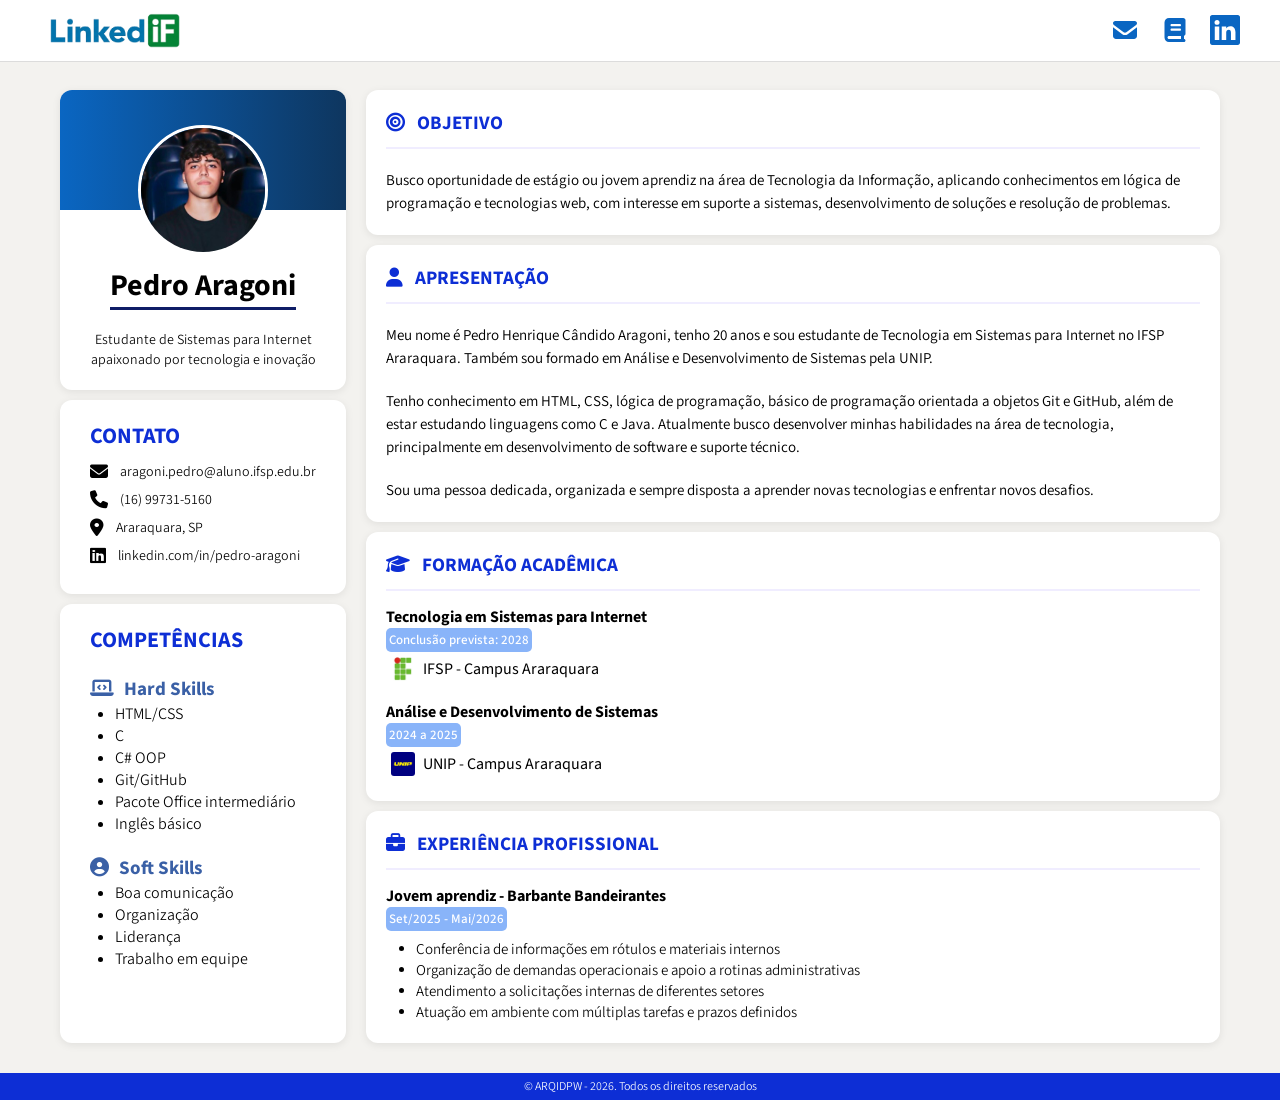
<file: index.html>
<!DOCTYPE html>
<html lang="pt-BR">
    <head>
        <meta charset="utf-8">
        <title>LinkedIF - Home</title>
        <link rel="shortcut icon" href="./img/linkedif_fav.png" type="image/x-icon">
        <link rel="stylesheet" href="./css/style.css">
        <link rel="preconnect" href="https://fonts.googleapis.com">
        <link rel="preconnect" href="https://fonts.gstatic.com" crossorigin>
        <link href="https://fonts.googleapis.com/css2?family=Source+Sans+3:ital,wght@0,200..900;1,200..900&display=swap" rel="stylesheet">
        <link rel="stylesheet" href="https://cdnjs.cloudflare.com/ajax/libs/font-awesome/6.7.2/css/all.min.css">
        
    </head>

    <body class="source-sans-3-linkedif">
        
        <div id="header-container">
            <!-- Cabeçalho principal da página -->
            <header id="page-header">
                <a href="./index.html"><img src="./img/linkedif_logo.png" alt=""></a>
                <!-- menu principal da página-->
                <nav>
                    <ul>
                        <li>
                            <a href="./html/contato.html">
                                <svg xmlns="http://www.w3.org/2000/svg" viewBox="0 0 640 640">
                                    <path fill="currentColor" d="M112 128C85.5 128 64 149.5 64 176C64 191.1 71.1 205.3 83.2 214.4L291.2 370.4C308.3 383.2 331.7 383.2 348.8 370.4L556.8 214.4C568.9 205.3 576 191.1 576 176C576 149.5 554.5 128 528 128L112 128zM64 260L64 448C64 483.3 92.7 512 128 512L512 512C547.3 512 576 483.3 576 448L576 260L377.6 408.8C343.5 434.4 296.5 434.4 262.4 408.8L64 260z"/>
                                </svg>
                            </a>
                        </li>
                        <li>
                            <a href="./html/componentes.html">
                                <svg xmlns="http://www.w3.org/2000/svg" viewBox="0 0 640 640">
                                    <path fill="currentColor" d="M480 576L192 576C139 576 96 533 96 480L96 160C96 107 139 64 192 64L496 64C522.5 64 544 85.5 544 112L544 400C544 420.9 530.6 438.7 512 445.3L512 512C529.7 512 544 526.3 544 544C544 561.7 529.7 576 512 576L480 576zM192 448C174.3 448 160 462.3 160 480C160 497.7 174.3 512 192 512L448 512L448 448L192 448zM224 216C224 229.3 234.7 240 248 240L424 240C437.3 240 448 229.3 448 216C448 202.7 437.3 192 424 192L248 192C234.7 192 224 202.7 224 216zM248 288C234.7 288 224 298.7 224 312C224 325.3 234.7 336 248 336L424 336C437.3 336 448 325.3 448 312C448 298.7 437.3 288 424 288L248 288z"/>
                                </svg>
                            </a>
                        </li>

                        <li>
                            <a href="https://www.linkedin.com/in/pedro-aragoni/" target="_blank">
                                <svg xmlns="http://www.w3.org/2000/svg" fill="currentColor" class="bi bi-linkedin" viewBox="0 0 16 16">
                                    <path d="M0 1.146C0 .513.526 0 1.175 0h13.65C15.474 0 16 .513 16 1.146v13.708c0 .633-.526 1.146-1.175 1.146H1.175C.526 16 0 15.487 0 14.854zm4.943 12.248V6.169H2.542v7.225zm-1.2-8.212c.837 0 1.358-.554 1.358-1.248-.015-.709-.52-1.248-1.342-1.248S2.4 3.226 2.4 3.934c0 .694.521 1.248 1.327 1.248zm4.908 8.212V9.359c0-.216.016-.432.08-.586.173-.431.568-.878 1.232-.878.869 0 1.216.662 1.216 1.634v3.865h2.401V9.25c0-2.22-1.184-3.252-2.764-3.252-1.274 0-1.845.7-2.165 1.193v.025h-.016l.016-.025V6.169h-2.4c.03.678 0 7.225 0 7.225z"/>
                                </svg>
                            </a>
                        </li>
                    </ul>
                </nav>
            </header>
        </div>

        <!-- Conteúdo principal -->
        <main>

            <!-- Coluna Lateral-->
            <div id="lateral"> <!-- COMEÇO DA DIV LATERAL-->
                <header id="identificacao">
                    <div id="capa"></div>
                    <img src="./img/foto-perfil.jpg" alt="Foto do perfil" width="100px">
                    <h1>Pedro Aragoni</h1>
                    <p>Estudante de Sistemas para Internet apaixonado por tecnologia e inovação</p>
                </header>
                <section id="contato" class="cards-lateral">
                    <h2>CONTATO</h2>
                    <ul>
                        <li>
                            <i class="fa-solid fa-envelope"></i>
                            aragoni.pedro@aluno.ifsp.edu.br
                        </li>
                        <li>
                            <i class="fa-solid fa-phone"></i>
                            (16) 99731-5160
                        </li>
                        <li>
                            <i class="fa-solid fa-location-dot"></i>
                            Araraquara, SP
                        </li>
                        <li>
                            <i class="fa-brands fa-linkedin"></i>
                            linkedin.com/in/pedro-aragoni
                        </li>
                    </ul>
                </section>
                <section id="competencias" class="cards-lateral">
                    <header>
                        <h2>COMPETÊNCIAS</h2>
                    </header>
                    
                        <div class="skills"><i class="fa-solid fa-laptop-code"></i>Hard Skills</div>
                            <ul>
                                <li>HTML/CSS</li>
                                <li>C</li>
                                <li>C# OOP</li>
                                <li>Git/GitHub</li>
                                <li>Pacote Office intermediário</li>
                                <li>Inglês básico</li>
                            </ul>

                        <div class="skills"><i class="fa-solid fa-circle-user"></i>Soft Skills</div>
                            <ul>
                                <li>Boa comunicação</li>
                                <li>Organização</li>
                                <li>Liderança</li>
                                <li>Trabalho em equipe</li>
                            </ul>
                        
                </section>
            </div> <!-- FIM DA DIV LATERAL-->

            <div id="principal"> <!-- COMEÇO DA DIV PRINCIPAL-->
                <section id="objetivo" class="cards-principal">
                    <header>
                        <h2><i class="fa-solid fa-bullseye"></i>OBJETIVO</h2>
                    </header>
                    <p>Busco oportunidade de estágio ou jovem aprendiz na área de Tecnologia da Informação, aplicando conhecimentos em lógica de programação e tecnologias web, com interesse em suporte a sistemas, desenvolvimento de soluções e resolução de problemas.</p>
                </section>
                
                <section id="apresentacao" class="cards-principal">
                    <header>
                        <h2><i class="fa-solid fa-user"></i>APRESENTAÇÃO</h2>
                    </header>
                    <p>
                        Meu nome é Pedro Henrique Cândido Aragoni, tenho 20 anos e sou estudante de Tecnologia em Sistemas para Internet no IFSP Araraquara. Também sou formado
                        em Análise e Desenvolvimento de Sistemas pela UNIP.
                    </p>
                    <p>
                        Tenho conhecimento em HTML, CSS, lógica de programação, básico de programação orientada a objetos Git e GitHub, além de estar estudando linguagens como C e Java. Atualmente busco desenvolver
                        minhas habilidades na área de tecnologia, principalmente em desenvolvimento
                        de software e suporte técnico.
                    </p>
                    <p>
                        Sou uma pessoa dedicada, organizada e sempre disposta a aprender novas tecnologias e enfrentar novos desafios.
                    </p>
                </section>
                
                <section id="formacao" class="cards-principal">
                    <header>
                        <h2><i class="fa-solid fa-graduation-cap"></i>FORMAÇÃO ACADÊMICA</h2>
                    </header>
                
                    <dl>
                        <dt>Tecnologia em Sistemas para Internet</dt>
                        <dd class="conclusao">Conclusão prevista: 2028</dd>
                        <dd class="instituicao"><img src="./img/icon-ifsp.png" alt="">IFSP - Campus Araraquara</dd>

                        <dt>Análise e Desenvolvimento de Sistemas</dt>
                        <dd class="conclusao">2024 a 2025</dd>
                        <dd class="instituicao"><img src="./img/icon-unip.png" alt="">UNIP - Campus Araraquara</dd>
                    </dl>
                </section>
                
                <section id="experiencia" class="cards-principal">
                    <header>
                        <h2><i class="fa-solid fa-briefcase"></i>EXPERIÊNCIA PROFISSIONAL</h2>
                    </header>
                
                    <dl>
                        <dt>Jovem aprendiz - Barbante Bandeirantes</dt>
                        <dd>Set/2025 - Mai/2026</dd>
                            <ul>
                                <li>
                                    Conferência de informações em rótulos e materiais internos
                                </li>
                                <li>
                                    Organização de demandas operacionais e apoio a rotinas administrativas
                                </li>
                                <li>
                                    Atendimento a solicitações internas de diferentes setores
                                </li>
                                <li>
                                    Atuação em ambiente com múltiplas tarefas e prazos definidos
                                </li>
                            </ul>
                    </dl>
                </section>
            </div> <!-- FIM DA DIV PRINCIPAL-->
        </main>


        <footer>
            <p>&copy; ARQIDPW - 2026. Todos os direitos reservados</p>
        </footer>
    </body>

</html>
</file>
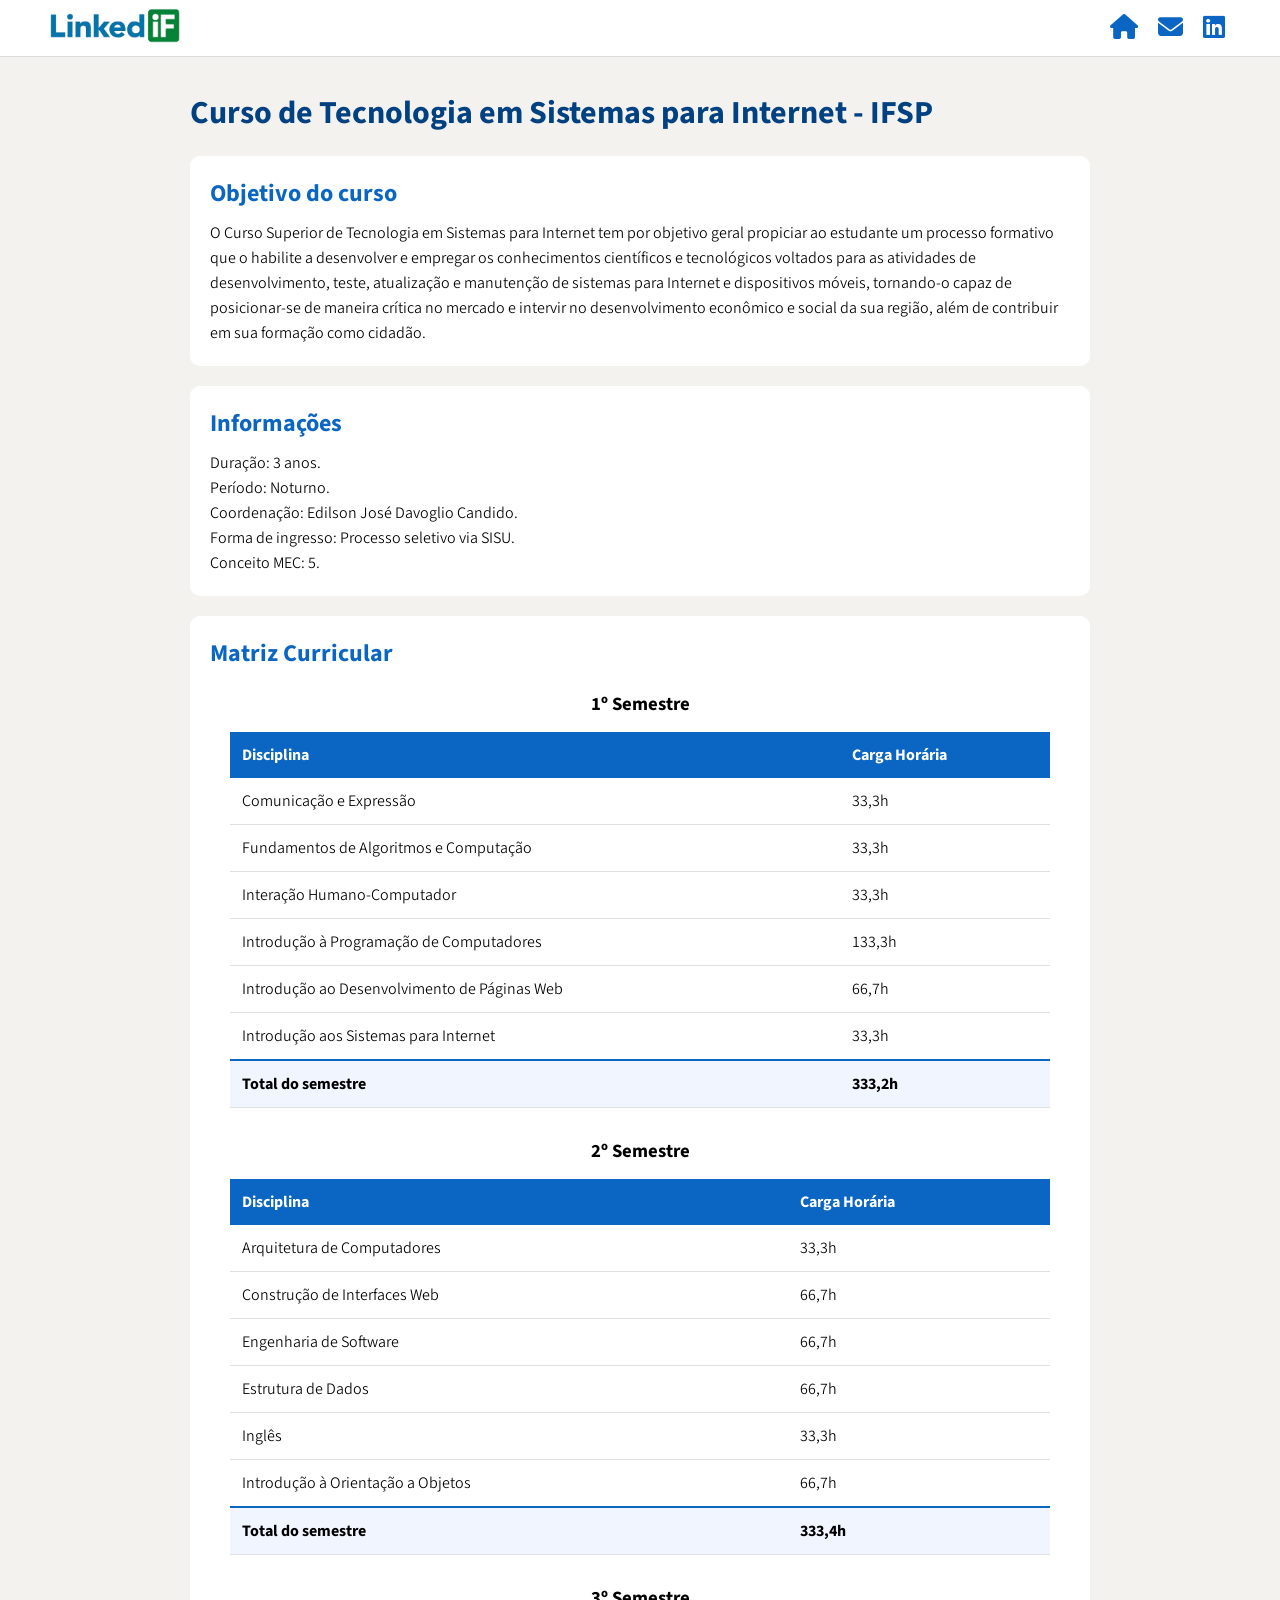
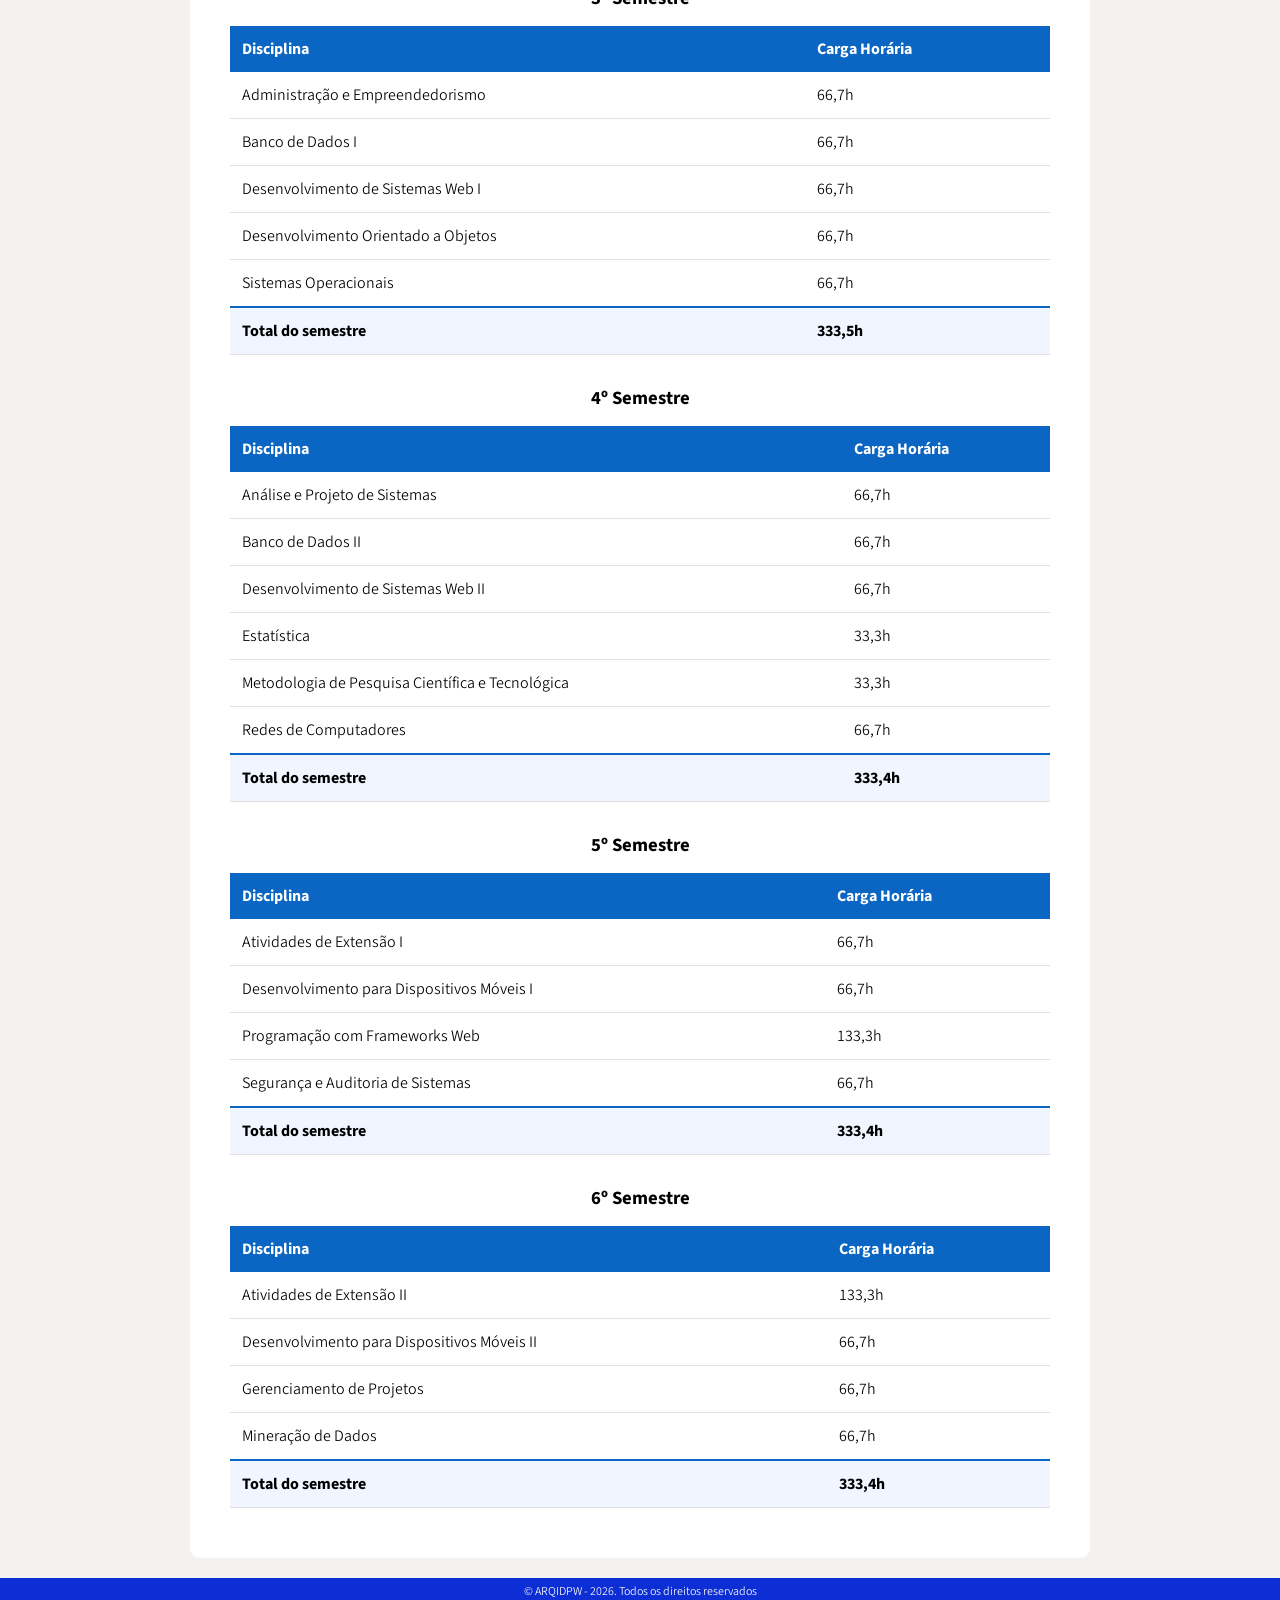
<file: html/componentes.html>
<!DOCTYPE html>
<html lang="pt-BR">
<head>
    <meta charset="utf-8">

    <title>LinkedIF - Componentes Curriculares</title>

    <!-- Ícone da aba do navegador -->
    <link rel="shortcut icon" href="../img/linkedif_fav.png" type="image/x-icon">

    <!-- Arquivos CSS -->
    <link rel="stylesheet" href="../css/componentes.css">
    <link rel="stylesheet" href="../css/style.css">

    <!-- Fonte utilizada no projeto -->
    <link rel="preconnect" href="https://fonts.googleapis.com">
    <link rel="preconnect" href="https://fonts.gstatic.com" crossorigin>
    <link href="https://fonts.googleapis.com/css2?family=Source+Sans+3:ital,wght@0,200..900;1,200..900&display=swap" rel="stylesheet">

    <!-- Biblioteca de ícones -->
    <link rel="stylesheet" href="https://cdnjs.cloudflare.com/ajax/libs/font-awesome/6.7.2/css/all.min.css">
</head>

<body class="source-sans-3-linkedif">

    <!-- Cabeçalho da página -->
    <div id="header-container">
        <header id="page-header">

            <!-- Logo com link para a página inicial -->
            <a href="../index.html">
                <img src="../img/linkedif_logo.png" alt="Logo LinkedIF">
            </a>

            <!-- Menu de navegação -->
            <nav>
                <ul>
                    <li>
                        <a href="../index.html" title="Início">
                            <i class="fa-solid fa-house"></i>
                        </a>
                    </li>

                    <li>
                        <a href="./contato.html" title="Contato">
                            <i class="fa-solid fa-envelope"></i>
                        </a>
                    </li>

                    <li>
                        <a href="https://www.linkedin.com/in/pedro-aragoni/" target="_blank" title="LinkedIn">
                            <i class="fa-brands fa-linkedin"></i>
                        </a>
                    </li>
                </ul>
            </nav>

        </header>
    </div>

    <!-- Conteúdo principal -->
    <main>

        <h1>Curso de Tecnologia em Sistemas para Internet - IFSP</h1>

        <!-- Informações gerais sobre o curso -->
        <section class="cards">
            <h2>Objetivo do curso</h2>

            <p>
                O Curso Superior de Tecnologia em Sistemas para Internet tem por objetivo geral
                propiciar ao estudante um processo formativo que o habilite a desenvolver e empregar
                os conhecimentos científicos e tecnológicos voltados para as atividades de desenvolvimento,
                teste, atualização e manutenção de sistemas para Internet e dispositivos móveis,
                tornando-o capaz de posicionar-se de maneira crítica no mercado e intervir no
                desenvolvimento econômico e social da sua região, além de contribuir em sua formação
                como cidadão.
            </p>
        </section>

        <!-- Dados básicos do curso -->
        <section class="cards">
            <h2>Informações</h2>

            <p>Duração: 3 anos.</p>
            <p>Período: Noturno.</p>
            <p>Coordenação: Edilson José Davoglio Candido.</p>
            <p>Forma de ingresso: Processo seletivo via SISU.</p>
            <p>Conceito MEC: 5.</p>
        </section>

        <!-- Matriz curricular do curso -->
        <section class="cards">
            <h2>Matriz Curricular</h2>

            <!-- 1º Semestre -->
            <section class="tabelas">
                <h3>1º Semestre</h3>

                <table>
                    <thead>
                        <tr>
                            <th>Disciplina</th>
                            <th>Carga Horária</th>
                        </tr>
                    </thead>

                    <tbody>
                        <tr>
                            <td>Comunicação e Expressão</td>
                            <td>33,3h</td>
                        </tr>

                        <tr>
                            <td>Fundamentos de Algoritmos e Computação</td>
                            <td>33,3h</td>
                        </tr>

                        <tr>
                            <td>Interação Humano-Computador</td>
                            <td>33,3h</td>
                        </tr>

                        <tr>
                            <td>Introdução à Programação de Computadores</td>
                            <td>133,3h</td>
                        </tr>

                        <tr>
                            <td>Introdução ao Desenvolvimento de Páginas Web</td>
                            <td>66,7h</td>
                        </tr>

                        <tr>
                            <td>Introdução aos Sistemas para Internet</td>
                            <td>33,3h</td>
                        </tr>
                    </tbody>

                    <tfoot>
                        <tr>
                            <td>Total do semestre</td>
                            <td>333,2h</td>
                        </tr>
                    </tfoot>
                </table>
            </section>

            <!-- 2º Semestre -->
            <section class="tabelas">
                <h3>2º Semestre</h3>

                <table>
                    <thead>
                        <tr>
                            <th>Disciplina</th>
                            <th>Carga Horária</th>
                        </tr>
                    </thead>

                    <tbody>
                        <tr>
                            <td>Arquitetura de Computadores</td>
                            <td>33,3h</td>
                        </tr>

                        <tr>
                            <td>Construção de Interfaces Web</td>
                            <td>66,7h</td>
                        </tr>

                        <tr>
                            <td>Engenharia de Software</td>
                            <td>66,7h</td>
                        </tr>

                        <tr>
                            <td>Estrutura de Dados</td>
                            <td>66,7h</td>
                        </tr>

                        <tr>
                            <td>Inglês</td>
                            <td>33,3h</td>
                        </tr>

                        <tr>
                            <td>Introdução à Orientação a Objetos</td>
                            <td>66,7h</td>
                        </tr>
                    </tbody>

                    <tfoot>
                        <tr>
                            <td>Total do semestre</td>
                            <td>333,4h</td>
                        </tr>
                    </tfoot>
                </table>
            </section>

            <!-- 3º Semestre -->
            <section class="tabelas">
                <h3>3º Semestre</h3>

                <table>
                    <thead>
                        <tr>
                            <th>Disciplina</th>
                            <th>Carga Horária</th>
                        </tr>
                    </thead>

                    <tbody>
                        <tr>
                            <td>Administração e Empreendedorismo</td>
                            <td>66,7h</td>
                        </tr>

                        <tr>
                            <td>Banco de Dados I</td>
                            <td>66,7h</td>
                        </tr>

                        <tr>
                            <td>Desenvolvimento de Sistemas Web I</td>
                            <td>66,7h</td>
                        </tr>

                        <tr>
                            <td>Desenvolvimento Orientado a Objetos</td>
                            <td>66,7h</td>
                        </tr>

                        <tr>
                            <td>Sistemas Operacionais</td>
                            <td>66,7h</td>
                        </tr>
                    </tbody>

                    <tfoot>
                        <tr>
                            <td>Total do semestre</td>
                            <td>333,5h</td>
                        </tr>
                    </tfoot>
                </table>
            </section>

            <!-- 4º Semestre -->
            <section class="tabelas">
                <h3>4º Semestre</h3>

                <table>
                    <thead>
                        <tr>
                            <th>Disciplina</th>
                            <th>Carga Horária</th>
                        </tr>
                    </thead>

                    <tbody>
                        <tr>
                            <td>Análise e Projeto de Sistemas</td>
                            <td>66,7h</td>
                        </tr>

                        <tr>
                            <td>Banco de Dados II</td>
                            <td>66,7h</td>
                        </tr>

                        <tr>
                            <td>Desenvolvimento de Sistemas Web II</td>
                            <td>66,7h</td>
                        </tr>

                        <tr>
                            <td>Estatística</td>
                            <td>33,3h</td>
                        </tr>

                        <tr>
                            <td>Metodologia de Pesquisa Científica e Tecnológica</td>
                            <td>33,3h</td>
                        </tr>

                        <tr>
                            <td>Redes de Computadores</td>
                            <td>66,7h</td>
                        </tr>
                    </tbody>

                    <tfoot>
                        <tr>
                            <td>Total do semestre</td>
                            <td>333,4h</td>
                        </tr>
                    </tfoot>
                </table>
            </section>

            <!-- 5º Semestre -->
            <section class="tabelas">
                <h3>5º Semestre</h3>

                <table>
                    <thead>
                        <tr>
                            <th>Disciplina</th>
                            <th>Carga Horária</th>
                        </tr>
                    </thead>

                    <tbody>
                        <tr>
                            <td>Atividades de Extensão I</td>
                            <td>66,7h</td>
                        </tr>

                        <tr>
                            <td>Desenvolvimento para Dispositivos Móveis I</td>
                            <td>66,7h</td>
                        </tr>

                        <tr>
                            <td>Programação com Frameworks Web</td>
                            <td>133,3h</td>
                        </tr>

                        <tr>
                            <td>Segurança e Auditoria de Sistemas</td>
                            <td>66,7h</td>
                        </tr>
                    </tbody>

                    <tfoot>
                        <tr>
                            <td>Total do semestre</td>
                            <td>333,4h</td>
                        </tr>
                    </tfoot>
                </table>
            </section>

            <!-- 6º Semestre -->
            <section class="tabelas">
                <h3>6º Semestre</h3>

                <table>
                    <thead>
                        <tr>
                            <th>Disciplina</th>
                            <th>Carga Horária</th>
                        </tr>
                    </thead>

                    <tbody>
                        <tr>
                            <td>Atividades de Extensão II</td>
                            <td>133,3h</td>
                        </tr>

                        <tr>
                            <td>Desenvolvimento para Dispositivos Móveis II</td>
                            <td>66,7h</td>
                        </tr>

                        <tr>
                            <td>Gerenciamento de Projetos</td>
                            <td>66,7h</td>
                        </tr>

                        <tr>
                            <td>Mineração de Dados</td>
                            <td>66,7h</td>
                        </tr>
                    </tbody>

                    <tfoot>
                        <tr>
                            <td>Total do semestre</td>
                            <td>333,4h</td>
                        </tr>
                    </tfoot>
                </table>
            </section>

        </section>

    </main>

    <!-- Rodapé -->
    <footer>
        <p>&copy; ARQIDPW - 2026. Todos os direitos reservados</p>
    </footer>

</body>
</html>
</file>
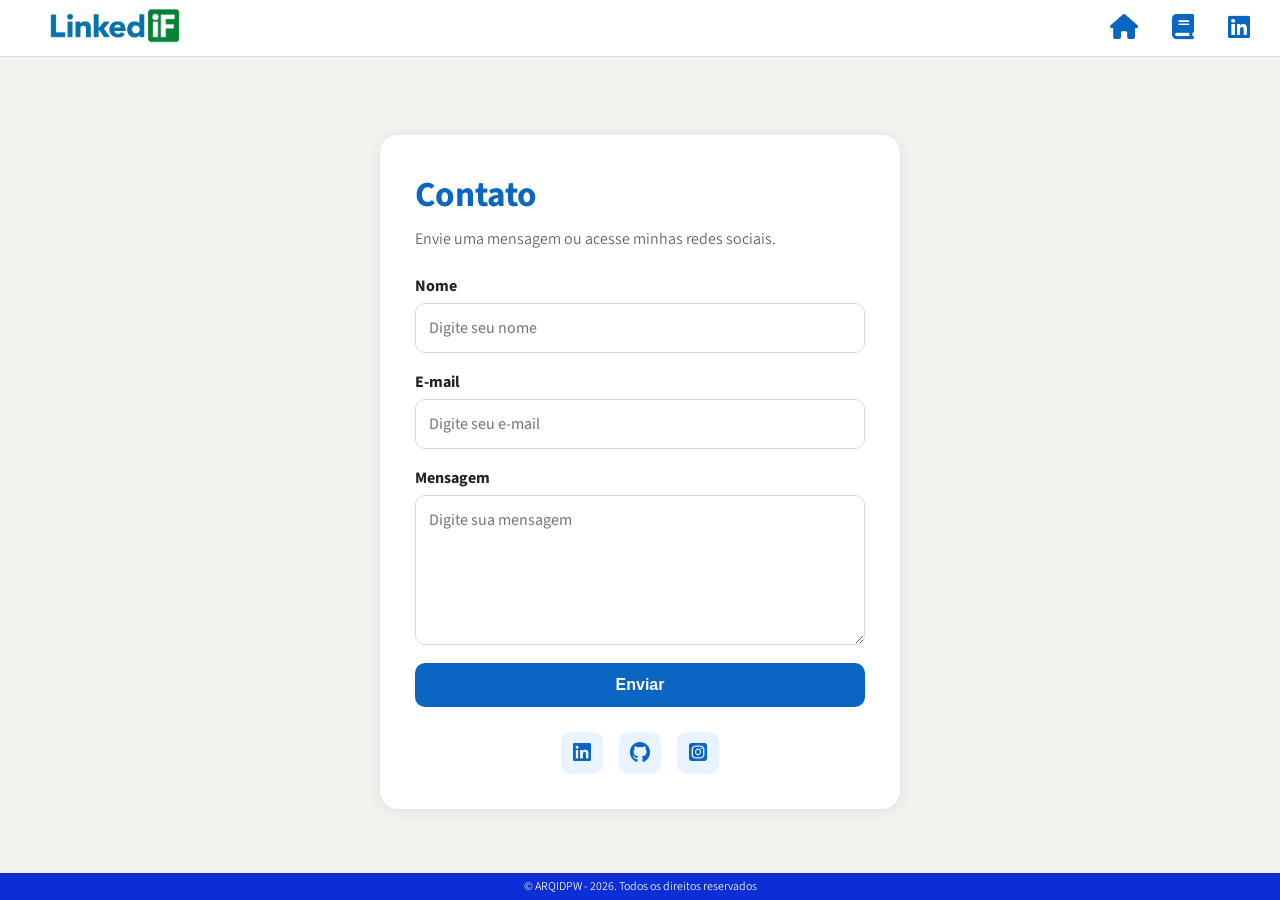
<file: html/contato.html>
<!DOCTYPE html>
<html lang="pt-BR">

<head>
    <meta charset="utf-8">

    <title>LinkedIF - Contato</title>

    <!-- Ícone da aba do navegador -->
    <link rel="shortcut icon" href="../img/linkedif_fav.png" type="image/x-icon">

    <!-- Arquivos CSS -->
    <link rel="stylesheet" href="../css/contato.css">
    <link rel="stylesheet" href="../css/style.css">

    <!-- Fonte utilizada no projeto -->
    <link rel="preconnect" href="https://fonts.googleapis.com">
    <link rel="preconnect" href="https://fonts.gstatic.com" crossorigin>

    <link href="https://fonts.googleapis.com/css2?family=Source+Sans+3:ital,wght@0,200..900;1,200..900&display=swap" rel="stylesheet">

    <!-- Biblioteca de ícones -->
    <link rel="stylesheet" href="https://cdnjs.cloudflare.com/ajax/libs/font-awesome/6.7.2/css/all.min.css">
</head>

<body class="source-sans-3-linkedif">

    <!-- Cabeçalho da página -->
    <div id="header-container">

        <header id="page-header">

            <!-- Logo do site -->
            <a href="../index.html">
                <img src="../img/linkedif_logo.png" alt="Logo LinkedIF">
            </a>

            <!-- Menu de navegação -->
            <nav>
                <ul>

                    <!-- Página inicial -->
                    <li>
                        <a href="../index.html" title="Início">
                            <i class="fa-solid fa-house"></i>
                        </a>
                    </li>

                    <!-- Página da matriz curricular -->
                    <li>
                        <a href="../html/componentes.html" title="Matriz Curricular">
                            <i class="fa-solid fa-book"></i>
                        </a>
                    </li>

                    <!-- LinkedIn -->
                    <li>
                        <a href="https://www.linkedin.com/in/pedro-aragoni/" target="_blank" title="LinkedIn">
                            <i class="fa-brands fa-linkedin"></i>
                        </a>
                    </li>

                </ul>
            </nav>

        </header>

    </div>

    <!-- Conteúdo principal -->
    <main id="pagina-contato">

        <section id="formulario">

            <h1>Contato</h1>

            <p>
                Envie uma mensagem ou acesse minhas redes sociais.
            </p>

            <!-- Formulário -->
            <form action="#" method="post">

                <label for="nome">Nome</label>
                <input type="text"
                    id="nome"
                    name="nome"
                    placeholder="Digite seu nome"
                    required>

                <label for="email">E-mail</label>
                <input type="email"
                    id="email"
                    name="email"
                    placeholder="Digite seu e-mail"
                    required>

                <label for="mensagem">Mensagem</label>
                <textarea id="mensagem"
                        name="mensagem"
                        placeholder="Digite sua mensagem"
                        required></textarea>

                <button type="submit">
                    Enviar
                </button>

            </form>

            <!-- Redes sociais -->
            <div id="redes-contato">

                <a href="https://www.linkedin.com/in/pedro-aragoni/" target="_blank">
                    <i class="fa-brands fa-linkedin"></i>
                </a>

                <a href="https://github.com/pedroaragoni-dev" target="_blank">
                    <i class="fa-brands fa-github"></i>
                </a>
                
                <a href="https://www.instagram.com/ph_aragoni/" target="_blank">
                    <i class="fa-brands fa-square-instagram"></i>
                </a>

            </div>

        </section>

    </main>

    <!-- Rodapé -->
    <footer>
        <p>&copy; ARQIDPW - 2026. Todos os direitos reservados</p>
    </footer>

</body>

</html>
</file>
<file: css/style.css>
/* ============================= */
/* RESET E CONFIGURAÇÕES GERAIS */
/* ============================= */

* {
    padding: 0;
    margin: 0;
    box-sizing: border-box;
}

.source-sans-3-linkedif {
    font-family: "Source Sans 3", sans-serif;
    font-optical-sizing: auto;
    font-weight: 350;
    font-style: normal;
}

html,
body {
    min-height: 100vh;
    background-color: rgb(243, 242, 239);
}

body {
    display: flex;
    flex-direction: column;
}


/* ============================= */
/* HEADER */
/* ============================= */

#header-container {
    width: 100%;
    background-color: white;

    border-bottom: 1px solid rgb(220, 220, 220);

    position: fixed;
    top: 0;
    left: 0;
}

#page-header {
    padding: 0 50px;

    display: flex;
    justify-content: space-between;
    align-items: center;
}

#page-header nav {
    margin-right: 50px;
}

#page-header ul {
    width: 60px;

    display: flex;
    align-items: center;
    justify-content: space-between;

    list-style: none;

    margin: 10px;
    gap: 20px;
}

#page-header img {
    height: 35px;
    margin-top: 5px;
}

#page-header svg {
    height: 30px;
    margin-top: 5px;

    color: #0a66c2;
}

#page-header svg:hover {
    color: #0f3a66;
}


/* ============================= */
/* LAYOUT PRINCIPAL */
/* ============================= */

main {
    max-width: 1200px;

    margin: auto;
    margin-top: 70px;

    padding: 20px;

    flex: 1;

    display: flex;
    gap: 20px;
}

#lateral {
    display: flex;
    flex-direction: column;
}


/* ============================= */
/* CARDS */
/* ============================= */

.cards-principal,
.cards-lateral {
    background-color: white;

    border-radius: 12px;

    box-shadow: 0 2px 8px rgba(0, 0, 0, .08);

    margin-bottom: 10px;
}

.cards-principal {
    padding: 20px;
}

.cards-lateral {
    padding: 20px 30px;
}


/* ============================= */
/* TÍTULOS DOS CARDS */
/* ============================= */

.cards-principal h2,
.cards-lateral h2 {
    color: #0d2ed5;
}

.cards-principal h2 {
    font-size: 19px;

    border-bottom: 2px solid rgba(43, 0, 255, 0.07);

    padding-bottom: 10px;
    margin-bottom: 10px;
}

.cards-lateral h2 {
    font-size: 18px;
    margin-bottom: 10px;
}


/* ============================= */
/* CONTEÚDO DOS CARDS */
/* ============================= */

.cards-principal p {
    font-size: 15px;
    font-weight: 380;
    line-height: 23px;

    margin-top: 20px;
}

.cards-principal i {
    margin-right: 12px;
}


/* ============================= */
/* IDENTIFICAÇÃO */
/* ============================= */

#identificacao {
    background-color: white;

    border-radius: 12px;
    overflow: hidden;

    text-align: center;

    margin-bottom: 10px;

    box-shadow: 0 2px 8px rgba(0, 0, 0, .08);
}

#capa {
    height: 120px;
    background: linear-gradient(to right, #0a66c2, #0e365f);
}

#identificacao img {
    width: 130px;
    height: 130px;

    border-radius: 50%;

    margin-top: -85px;

    border: 3px solid white;
}

#identificacao h1 {
    font-size: 30px;

    margin-top: 3px;

    border-bottom: 3px solid #0e1d66;

    display: inline-block;
}

#identificacao p {
    padding: 20px;

    color: black;

    font-size: 14px;
    font-weight: 350;
}


/* ============================= */
/* CONTATO */
/* ============================= */

#contato h2 {
    font-size: 22px;
    font-weight: bolder;
}

#contato ul {
    list-style: none;
}

#contato li {
    display: flex;
    align-items: center;

    gap: 12px;

    margin-bottom: 8px;

    font-size: 14px;
}

#contato i {
    font-size: large;
}


/* ============================= */
/* COMPETÊNCIAS */
/* ============================= */

#competencias {
    flex: 1;
}

#competencias h2 {
    font-size: 22px;
    font-weight: bolder;
}

.skills {
    color: #3a60a6;

    font-size: 19px;
    font-weight: 700;

    margin-top: 20px;
}

.skills i {
    margin-right: 10px;
}

#competencias ul {
    list-style-type: disc;
    margin-left: 25px;
}

#competencias li {
    font-size: 16px;
}


/* ============================= */
/* FORMAÇÃO */
/* ============================= */

#formacao dl dt {
    font-weight: bold;
    margin-top: 15px;
}

#formacao .conclusao {
    display: inline;

    background-color: rgb(137, 180, 249);
    color: white;

    padding: 3px;

    border-radius: 5px;

    font-size: 13px;
    font-weight: 500;
}

#formacao .instituicao {
    display: flex;
    align-items: center;

    gap: 3px;

    margin-top: 2px;

    font-weight: 400;
}

#formacao .instituicao img {
    width: 24px;

    margin: 5px;

    border-radius: 3px;
}


/* ============================= */
/* EXPERIÊNCIA */
/* ============================= */

#experiencia dl dt {
    font-weight: bold;
    margin-top: 15px;
}

#experiencia dl dd {
    display: inline;

    background-color: rgb(137, 180, 249);
    color: white;

    padding: 3px;

    border-radius: 5px;

    font-size: 13px;
    font-weight: 500;
}

#experiencia ul {
    margin-top: 10px;
}

#experiencia ul li {
    margin-left: 30px;
    font-size: 15px;
}


/* ============================= */
/* FOOTER */
/* ============================= */

footer {
    background-color: #0d2ed5;

    color: white;

    text-align: center;

    padding: 5px;
}

footer p {
    font-size: 12px;
}


/* ============================= */
/* RESPONSIVIDADE */
/* ============================= */

@media (max-width: 768px) {

    main {
        flex-direction: column;
        padding: 0 16px;
    }

    #lateral,
    #principal {
        max-width: 500px;
    }

    #page-header {
        padding: 0 16px;
    }

    #page-header img {
        height: 40px;
    }

    #page-header svg {
        width: 26px;
        height: 26px;
    }

}
</file>
<file: css/componentes.css>
/* Reset básico para remover espaçamentos padrões */
* {
    padding: 0;
    margin: 0;
    box-sizing: border-box;
}

/* Afasta os ícones do canto direito do header */
#page-header nav {
    margin-right: 50px;
}

/* Estilização dos links do menu */
#page-header a {
    color: #0A66C2;
    text-decoration: none;
    font-size: 25px;
}

/* Muda a cor quando o mouse passa sobre o link */
#page-header a:hover {
    color: #004182;
}

/* Organiza o conteúdo principal em coluna */
main {
    display: flex;
    flex-direction: column;
}

/* Título principal da página */
h1 {
    color: #004182;
}

/* Card que envolve os conteúdos da página */
.cards {
    padding: 20px;
    background-color: white;
    border-radius: 10px;
    max-width: 900px;
}

/* Títulos das seções dentro dos cards */
.cards h2 {
    color: #0A66C2;
    margin-bottom: 10px;
}

/* Ajusta o espaçamento entre as linhas dos parágrafos */
.cards p {
    line-height: 25px;
}

/* ========================= */
/* ESTILIZAÇÃO DAS TABELAS   */
/* ========================= */

/* Espaçamento geral das tabelas */
.tabelas {
    margin: 20px;
}

/* Centraliza o título de cada semestre */
.tabelas h3 {
    text-align: center;
}

/* Configuração geral da tabela */
.tabelas table {
    width: 100%;
    border-collapse: collapse;
    margin-top: 15px;
    margin-bottom: 30px;
    background-color: white;
}

/* Cabeçalho da tabela */
.tabelas th {
    background-color: #0A66C2;
    color: white;
    padding: 12px;
    text-align: left;
}

/* Células da tabela */
.tabelas td {
    padding: 12px;
    border-bottom: 1px solid #e0e0e0;
}

/* Linha de total da tabela */
.tabelas tfoot {
    font-weight: bold;
    background-color: #f0f5ff;
}

/* Destaca a parte superior do total */
.tabelas tfoot td {
    border-top: 2px solid #0A66C2;
}
</file>
<file: css/contato.css>
/* ============================= */
/* HEADER */
/* ============================= */

#page-header nav {
    /* Afasta o menu um pouco da borda direita */
    margin-right: 10px;
}

#page-header a {
    color: #0A66C2;
    text-decoration: none;
    font-size: 25px;
    margin-right: 14px;
}

#page-header a:hover {
    color: #004182;
}


/* ============================= */
/* PÁGINA DE CONTATO */
/* ============================= */

#pagina-contato {
    /* Ocupa o espaço livre e ajuda o footer a ficar no final */
    flex: 1;

    max-width: 900px;
    width: 100%;

    margin: 110px auto 40px;
    padding: 0 20px;

    /* Centraliza o formulário na página */
    display: flex;
    justify-content: center;
    align-items: center;
}


/* ============================= */
/* FORMULÁRIO */
/* ============================= */

#formulario {
    width: 100%;
    max-width: 520px;

    background-color: white;
    padding: 35px;

    border-radius: 18px;
    box-shadow: 0 2px 14px rgba(0, 0, 0, 0.08);
}

#formulario h1 {
    color: #0A66C2;
    font-size: 2.2rem;
    margin-bottom: 8px;
}

#formulario > p {
    color: #555;
    margin-bottom: 25px;
}

form {
    display: flex;
    flex-direction: column;
}

label {
    margin-bottom: 6px;
    font-weight: 700;
    color: #222;
}

input,
textarea {
    width: 100%;

    padding: 13px;
    margin-bottom: 18px;

    border: 1px solid #d9d9d9;
    border-radius: 10px;

    font-family: inherit;
    font-size: 1rem;

    outline: none;
}

/* Destaca o campo quando ele está selecionado */
input:focus,
textarea:focus {
    border-color: #0A66C2;
    box-shadow: 0 0 0 3px #E8F3FF;
}

textarea {
    min-height: 150px;
    resize: vertical;
}


/* ============================= */
/* BOTÃO */
/* ============================= */

button {
    padding: 13px;

    background-color: #0A66C2;
    color: white;

    border: none;
    border-radius: 10px;

    cursor: pointer;

    font-weight: 700;
    font-size: 1rem;

    transition: 0.2s;
}

button:hover {
    background-color: #004182;
}


/* ============================= */
/* REDES SOCIAIS */
/* ============================= */

#redes-contato {
    display: flex;
    justify-content: center;
    gap: 16px;

    margin-top: 25px;
}

#redes-contato a {
    width: 42px;
    height: 42px;

    display: flex;
    align-items: center;
    justify-content: center;

    border-radius: 10px;

    background-color: #E8F3FF;
    color: #0A66C2;

    text-decoration: none;
    font-size: 1.3rem;

    transition: 0.2s;
}

#redes-contato a:hover {
    background-color: #0A66C2;
    color: white;
}


/* ============================= */
/* RESPONSIVIDADE */
/* ============================= */

@media (max-width: 600px) {
    #pagina-contato {
        margin-top: 95px;
        padding: 0 15px;
    }

    #formulario {
        padding: 25px;
    }

    #formulario h1 {
        font-size: 1.8rem;
    }
}
</file>
